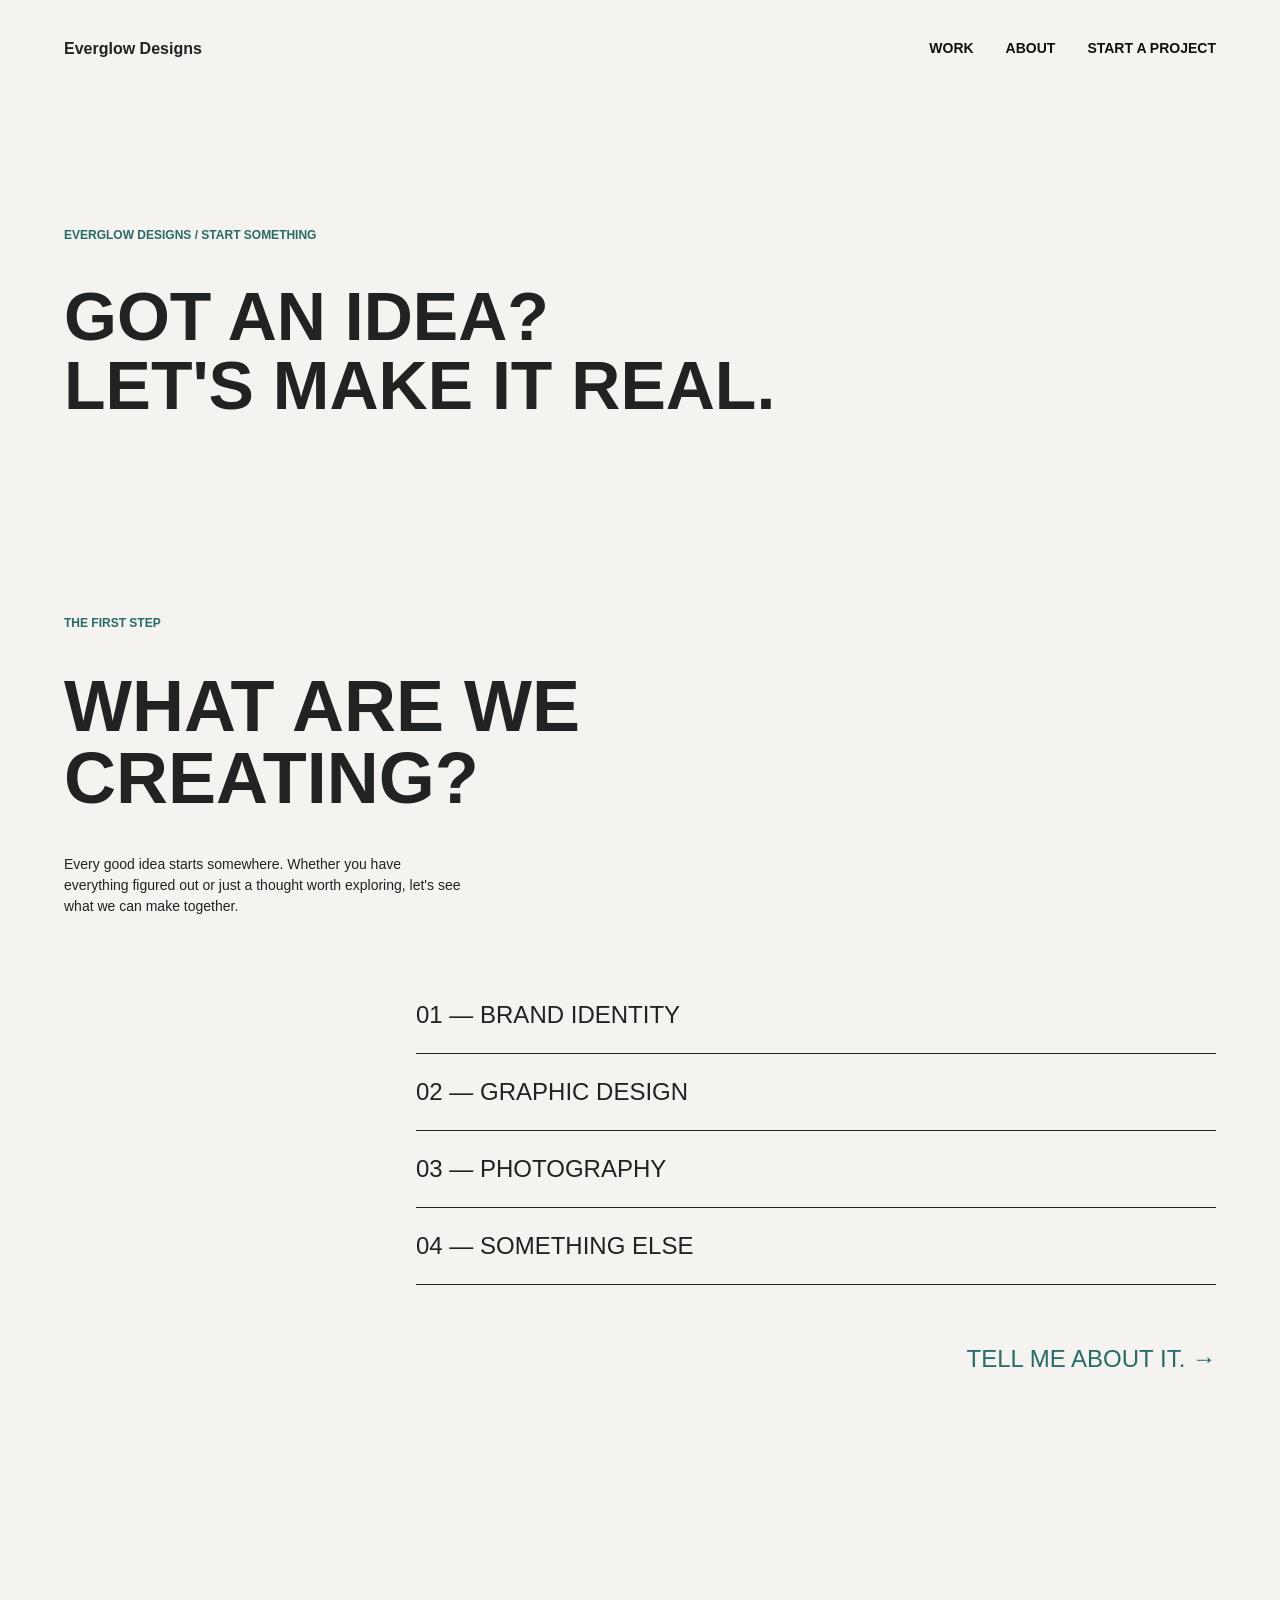
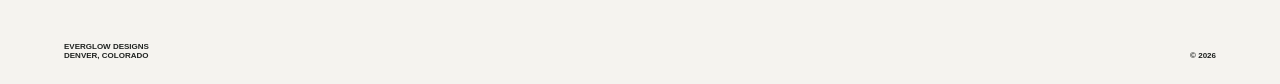
<file: start.html>
<!DOCTYPE html>
<html lang="en">
<head>
    <meta charset="UTF-8">
    <meta name="viewport" content="width=device-width, initial-scale=1.0">
    <title>Let's Make It | Everglow Designs</title>
    <link rel="stylesheet" href="css/style.css">
    <script src="https://code.jquery.com/jquery-3.7.1.min.js" defer></script>
<script src="js/script.js" defer></script>
</head>
<body>
   <header class="site-header">
    <a class="brand" href="index.html">Everglow Designs</a>

    <nav class="site-nav" id="mobile-nav" aria-label="Primary navigation">
       <a href="work.html">Work</a>
<a href="index.html#about">About</a>
<a href="start.html" aria-current="page">Start a Project</a>
    </nav>

    <button class="menu-toggle" type="button"
        aria-expanded="false" aria-controls="mobile-nav">
        Menu
    </button>
</header>

<main>
    <section class="hero">
        <p class="eyebrow">Everglow Designs / Start Something</p>

        <h1>Got an Idea?<br>Let's Make It Real.</h1>
    </section>
    <section class="project-inquiry">

    <p class="eyebrow">The First Step</p>

    <h2 class="inquiry-heading">
        WHAT ARE WE<br>
        CREATING?
    </h2>

    <p class="inquiry-copy">
        Every good idea starts somewhere. Whether you have
        everything figured out or just a thought worth exploring,
        let's see what we can make together.
    </p>

    <div class="project-options">
        <button type="button">01 — Brand Identity</button>
        <button type="button">02 — Graphic Design</button>
        <button type="button">03 — Photography</button>
        <button type="button">04 — Something Else</button>
    </div>
    <a href="#" class="inquiry-link" id="inquiry-link">
    Tell Me About It. →
</a>
</section>
</main> 
<footer class="site-footer">
    <p>
        Everglow Designs<br>
        Denver, Colorado
    </p>

    <p>© 2026</p>
</footer>
<script>


    const projectButtons = document.querySelectorAll(".project-options button");

    projectButtons.forEach((button) => {
        button.setAttribute("aria-pressed", "false");

        button.addEventListener("click", () => {
            projectButtons.forEach((item) => {
                item.classList.remove("is-selected");
                item.setAttribute("aria-pressed", "false");
            });

            button.classList.add("is-selected");
            button.setAttribute("aria-pressed", "true");
        });
    });
    const inquiryLink = document.querySelector("#inquiry-link");

inquiryLink.addEventListener("click", (event) => {
    event.preventDefault();

    const selectedButton = document.querySelector(
        ".project-options button.is-selected"
    );

    const projectType = selectedButton
        ? selectedButton.textContent.trim().replace(/^\d+\s*—\s*/, "")
        : "New Project";

    const subject = encodeURIComponent(
        "Everglow Designs Inquiry — " + projectType
    );

    const body = encodeURIComponent(
        "Hey Everglow,\n\nI have an idea I'd like to discuss.\n\n" +
        "Here's a little about my project:\n\n"
    );

    window.location.href =
        "mailto:everglowdesignllc@gmail.com?subject=" +
        subject + "&body=" + body;
});
</script>
</body>
</html>
</file>
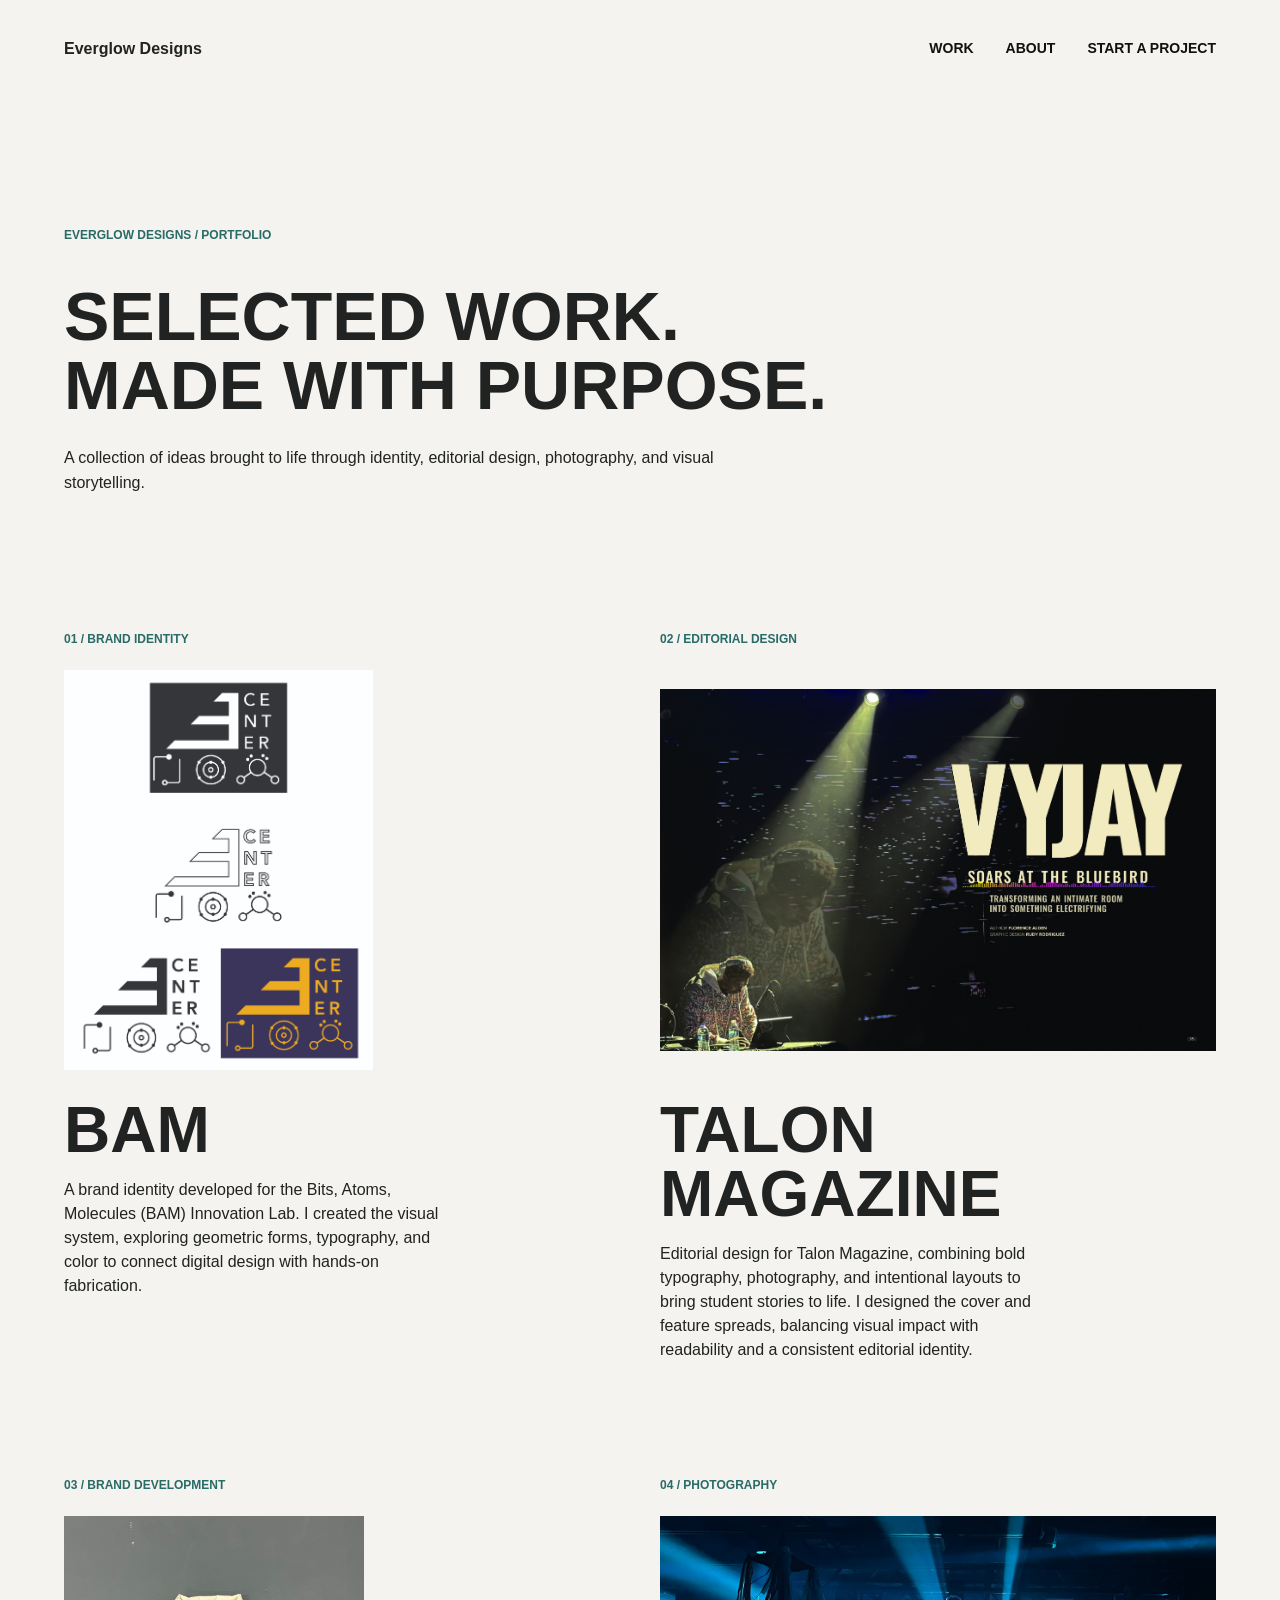
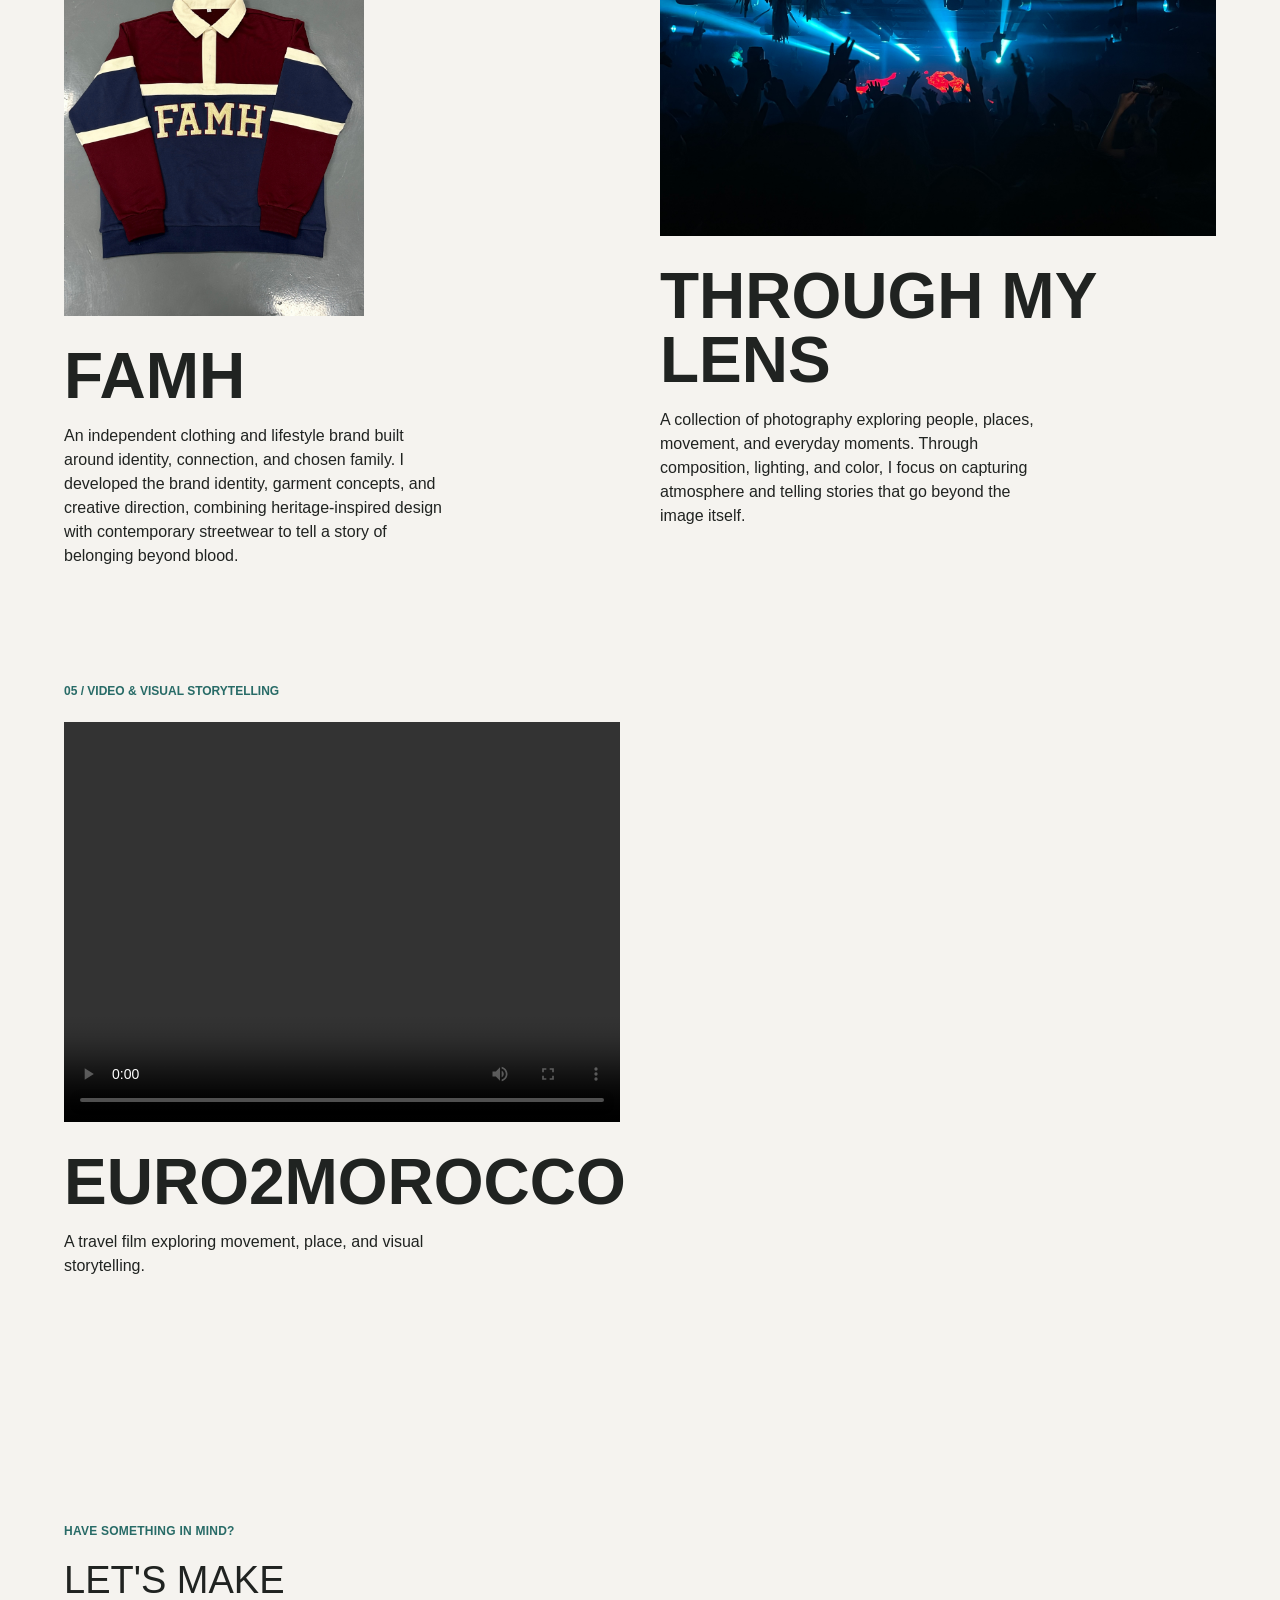
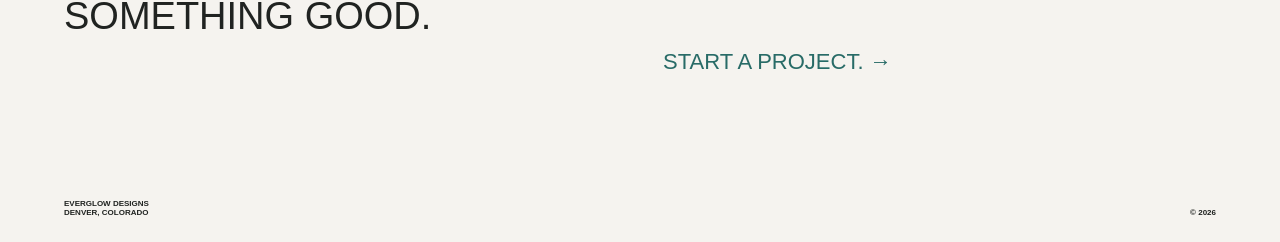
<file: work.html>
<!DOCTYPE html>
<html lang="en">

<head>
    <meta charset="UTF-8">
    <meta name="viewport" content="width=device-width, initial-scale=1.0">
    <title>Selected Work | Everglow Designs</title>
    <link rel="stylesheet" href="css/style.css">
<script src="https://code.jquery.com/jquery-3.7.1.min.js" defer></script>
<script src="js/script.js" defer></script>

</head>

<body>
    <header class="site-header">
        <a class="brand" href="index.html">Everglow Designs</a>

        <nav class="site-nav" id="mobile-nav" aria-label="Primary navigation">
            <a href="work.html" aria-current="page">Work</a>
            <a href="index.html#about">About</a>
            <a href="start.html">Start a Project</a>
        </nav>

        <button class="menu-toggle" type="button"
                aria-expanded="false"
                aria-controls="mobile-nav">
            Menu
        </button>
    </header>

    <main>
        <section class="hero work-hero">
            <p class="eyebrow">Everglow Designs / Portfolio</p>
            <h1>Selected Work.<br>Made With Purpose.</h1>
            <p class="work-intro">
                A collection of ideas brought to life through
                identity, editorial design, photography,
                and visual storytelling.
            </p>
        </section>

        <section class="work-gallery" aria-label="Portfolio projects">

            <article class="work-project">
                <p class="eyebrow">01 / Brand Identity</p>
                <img
    src="images/bam-feature.jpg"
    alt="BAM Enterprise Center brand identity and logo variations"
    class="work-image"
>
                <h2>BAM</h2>
                
<p>
  A brand identity developed for the Bits, Atoms,
  Molecules (BAM) Innovation Lab. I created the
  visual system, exploring geometric forms,
  typography, and color to connect digital design
  with hands-on fabrication.
</p>

            </article>

            <article class="work-project">
                <p class="eyebrow">02 / Editorial Design</p>
                <img
    src="images/talon-feature.jpg"
    alt="Talon Magazine editorial spread featuring Vyjay"
    class="work-image"
>
                <h2>Talon Magazine</h2>
                
<p>
  Editorial design for Talon Magazine, combining
  bold typography, photography, and intentional
  layouts to bring student stories to life.
  I designed the cover and feature spreads,
  balancing visual impact with readability
  and a consistent editorial identity.
</p>

            </article>

            <article class="work-project">
                <p class="eyebrow">03 / Brand Development</p>
                <img
    src="images/famh-feature.jpg"
    alt="FAMH custom rugby shirt featuring embroidered lettering and color-block design"
    class="work-image"
>
                <h2>FAMH</h2>
               
<p>
  An independent clothing and lifestyle brand
  built around identity, connection, and chosen
  family. I developed the brand identity,
  garment concepts, and creative direction,
  combining heritage-inspired design with
  contemporary streetwear to tell a story
  of belonging beyond blood.
</p>

            </article>

            <article class="work-project">
                <p class="eyebrow">04 / Photography</p>
                <img
    src="images/concert-lights.jpg"
    alt="Blue concert lights illuminating a crowd"
    class="project-image"
>
                <h2>Through My Lens</h2>
                
<p>
  A collection of photography exploring people,
  places, movement, and everyday moments.
  Through composition, lighting, and color,
  I focus on capturing atmosphere and telling
  stories that go beyond the image itself.
</p>

            </article>

<article class="work-project">
    <p class="eyebrow">05 / Video &amp; Visual Storytelling</p>

    <video class="work-image" controls preload="metadata" playsinline>
       <source src="videos/Euro2Morocco-web.mp4" type="video/mp4">
    </video>

    <h2>Euro2Morocco</h2>
    <p>
        A travel film exploring movement, place,
        and visual storytelling.
    </p>
</article>

        </section>

        <section class="contact">
            <p class="eyebrow">Have Something in Mind?</p>
            <h2 class="contact-heading">
                Let's Make<br>Something Good.
            </h2>
            <a class="contact-link" href="start.html">
                Start a Project. →
            </a>
        </section>
    </main>

    <footer class="site-footer">
        <p>Everglow Designs<br>Denver, Colorado</p>
        <p>© 2026</p>
    </footer>

   
</body>
</html>
</file>
<file: css/style.css>
:root {
    --color-bg: #F5F3EF;
    --color-text: #202321;
    --color-accent: #286B67;
    --color-secondary: #E89AAD;
}
* {
    box-sizing: border-box;
}

body {
    margin: 0;
    font-family: "neue-haas-grotesk-display", Arial, sans-serif;
    font-weight: 400;
    color: var(--color-text);
    background: var(--color-bg);
}

h1, h2, h3 {
    font-family: "degular-display", sans-serif;
    font-weight: 700;
}
.site-header {
    display: flex;
    justify-content: space-between;
    align-items: flex-start;
    flex-wrap: wrap;
    padding: 24px;

    position: sticky;
    top: 0;
    z-index: 1000;
    background: var(--color-bg);
}

.brand {
    font-weight: 700;
    color: var(--color-text);
    text-decoration: none;
}

.brand:hover,
.brand:focus-visible {
    color: var(--color-accent);
}

.site-nav {
    display: none;
}

.site-nav.is-open {
    display: flex;
    flex-direction: column;
    gap: 16px;
    width: 100%;
    padding: 20px 0;
    order: 3;
    align-items: flex-end;
    text-align: right;
}

.site-nav a {
    color: var(--color-text);
    text-decoration: none;
    font-weight: 700;
    text-transform: uppercase;
}

.site-nav a:hover,
.site-nav a:focus-visible {
    color: var(--color-accent);
    text-decoration: underline;
    text-decoration-color: var(--color-secondary);
    text-underline-offset: 6px;
}
.menu-toggle {
    border: 0;
    background: none;
    padding: 0;
    font: inherit;
    font-weight: 700;
    text-transform: uppercase;
}
.hero {
    padding: 56px 24px 36px;
}

.eyebrow {
    margin: 0 0 40px;
    font-size: 12px;
    font-weight: 700;
    text-transform: uppercase;
    color: var(--color-accent);
}


.hero h1 {
    margin: 0;
    font-family: "degular-display", sans-serif;
    font-weight: 800;
    font-size: 32px;
    line-height: 1.05;
    text-transform: uppercase;
}
.featured-work {
    padding: 0 24px 100px;
}

.featured-image {
    width: 100%;
    aspect-ratio: 4 / 5;
    background: #ddd;

    display: flex;
    justify-content: center;
    align-items: center;

}
.featured-image img {
    width: 100%;
    height: 100%;
    object-fit: cover;
    display: block;
}

.featured-image span {
    font-size: 10px;
    font-weight: 700;
    text-transform: uppercase;
}

.project-info {
    margin-top: 24px;
    padding-bottom: 24px;
}

.project-info h2 {
    margin: 0;
    font-size: 22px;
    text-transform: uppercase;
}

.project-info p {
    margin: 4px 0 0;
    font-size: 12px;
}
/* SELECTED WORK */

.selected-work {
    padding: 80px 24px 120px;
}

.section-title {
    margin: 0 0 80px;
    font-family: "neue-haas-grotesk-text", Arial, sans-serif;
    font-size: 12px;
    font-weight: 700;
    text-transform: uppercase;
    letter-spacing: 0.02em;
    color: var(--color-text);
}

.project-02 {
    display: flex;
    flex-direction: column;
    align-items: flex-end;
}

.project-02 .project-image {
    width: 255px;
    max-width: 100%;
    height: auto;
}

.project-02 .project-image img {
    display: block;
    width: 100%;
    height: auto;
}

.project-02 .project-image span {
    font-size: 8px;
    font-weight: 700;
    text-transform: uppercase;
}

.project-02 .project-details {
    width: 255px;
    margin-top: 12px;
}

.project-02 .project-details h3 {
    margin: 0;
    font-family: "degular-display", Arial, sans-serif;
    font-size: 18px;
    font-weight: 700;
    text-transform: uppercase;
}

.project-02 .project-details p {
    margin: 4px 0 0;
    font-size: 10px;
    line-height: 1.2;
}
/* PROJECT 03 */

.project-03 {
    margin-top: 100px;
    align-self: flex-start;
}

.project-03 .project-image {
    width: 100%;
    height: auto;
}

.project-03 .project-image img {
    display: block;
    width: 100%;
    height: auto;
}

.project-03 .project-image span {
    font-size: 8px;
    font-weight: 700;
    text-transform: uppercase;
    text-align: center;
}

.project-03 .project-details {
    margin-top: 10px;
}

.project-03 .project-details h3 {
    margin: 0;
    font-family: "degular-display", Arial, sans-serif;
    font-size: 18px;
    font-weight: 700;
    text-transform: uppercase;
}

.project-03 .project-details p {
    margin: 2px 0 0;
    font-size: 10px;
    line-height: 1.2;
}
/* ABOUT */

.about {
    padding: 110px 24px 120px;
}

.about .eyebrow {
    margin: 0 0 55px;
    font-family: "neue-haas-grotesk-text", Arial, sans-serif;
    font-size: 12px;
    font-weight: 700;
    text-transform: uppercase;
    letter-spacing: 0.02em;
    color: var(--color-accent);
}

.about-statement {
    margin: 0;
    font-size: 24px;
    line-height: 1.08;
    font-weight: 400;
    text-transform: uppercase;
}

.about-copy {
    width: 205px;
    margin: 26px 0 0 auto;
    font-size: 12px;
    line-height: 1.3;
}
.capabilities {
    margin-top: 140px;
    margin-left: 24px;
}

.capabilities h2 {
    margin: 0 0 28px;
    font-family: "neue-haas-grotesk-text", Arial, sans-serif;
    font-size: 12px;
    font-weight: 700;
    text-transform: uppercase;
    letter-spacing: 0.02em;
    color: var(--color-accent);
}

.capabilities-list {
    display: flex;
    flex-direction: column;
    gap: 12px;
}

.capabilities-list p {
    margin: 0;
    font-size: 11px;
    text-transform: uppercase;
}
/* CONTACT / CTA */

.contact {
  margin: 90px 24px 0;
}

.contact .eyebrow {
    margin: 0 0 24px;
    font-family: "neue-haas-grotesk-text", Arial, sans-serif;
    font-size: 12px;
    font-weight: 700;
    text-transform: uppercase;
    letter-spacing: 0.02em;
    color: var(--color-accent);
}

.contact-heading {
    margin: 0;
    font-size: 28px;
    line-height: 0.95;
    font-weight: 400;
    text-transform: uppercase;
}

.contact-link {
    display: block;
    text-decoration: none;
    margin: 50px 20px 0 auto;
    width: max-content;
    font-family: "degular-display", sans-serif;
    font-size: 22px;
    font-weight: 400;
    text-transform: uppercase;
    color: var(--color-accent);
    cursor: pointer;
    transition: color 0.2s ease;
}
.contact-link:hover,
.contact-link:focus-visible {
    color: var(--color-text);
    text-decoration: underline;
    text-decoration-color: var(--color-secondary);
    text-underline-offset: 6px;
}


/* FOOTER */


.site-footer {
    margin: 90px 24px 24px;
    display: flex;
    justify-content: space-between;
    align-items: flex-end;
    gap: 20px;
}

.site-footer p {
    margin: 0;
    font-size: 8px;
    line-height: 1.1;
    font-weight: 700;
    text-transform: uppercase;
}
@media (min-width: 768px) {

    .site-header {
        padding: 32px 48px;
    }

    .hero {
        padding: 100px 48px 80px;
    }

    .featured-work {
        padding: 0 48px 120px;
    }
    .site-nav {
    display: flex;
    flex-direction: row;
    align-items: center;
    justify-content: flex-end;
    gap: 32px;
    width: auto;
    padding: 0;
    order: 0;
}

.menu-toggle {
    display: none;
}
.site-nav a {
    color: #111;
    text-decoration: none;
    font-size: 14px;
    font-weight: 700;
    text-transform: uppercase;
}
.hero h1 {
    font-size: 42px;
    line-height: 1.02;
    max-width: 600px;
}
.featured-image {
    width: 82%;
    margin-left: auto;
    margin-right: 0;
    aspect-ratio: 16 / 10;
}
.project-info {
    width: 82%;
    margin-left: auto;
    margin-right: 0;
    margin-top: 24px;
}
.project-02 {
    width: 42%;
    margin-left: 0;
    margin-right: auto;
    align-items: flex-start;
}
.project-03 {
    width: 58%;
    margin-left: auto;
    margin-right: 24px;
}
.capabilities {
    margin-left: 48px;
    margin-right: 48px;
}

.capabilities-list {
    display: flex;
    flex-direction: row;
    justify-content: space-between;
    gap: 20px;
    width: auto;
}

.contact {
    margin-left: 48px;
    margin-right: 48px;
}
.contact-link {
  margin-left: 52%;
  margin-right: 0;
  position: relative;
  top: -35px;
}
.contact-heading {
    font-size: 38px;
    line-height: 0.95;
}
.about-copy {
    width: 240px;
    margin: 26px 0 0 48%;
}

} 
@media (min-width: 1200px) {

    .site-header {
    padding: 40px 64px;
}

.hero {
    padding: 130px 64px 55px;
}

.hero h1 {
    font-size: 68px;
    line-height: 1.02;
    max-width: 850px;
}
.featured-image {
    width: 72%;
    margin-left: auto;
    margin-right: 16px;
}

.project-info {
    width: 72%;
    margin-left: auto;
    margin-right: 0;
}
.selected-work {
    padding: 140px 64px 160px;
}

.project-02 {
    width: 42%;
    margin-left: 0;
    margin-right: auto;
    
}
.project-02 .project-image,
.project-02 .project-details {
    width: 100%;
}
.project-03 {
    width: 50%;
    margin-top: 160px;
    margin-left: auto;
    margin-right: 0;
}
.about {
    display: grid;
    grid-template-columns: 32% 24% 44%;
    padding: 140px 64px 160px;
}

.about .eyebrow {
    grid-column: 1 / -1;
}

.about-statement {
    grid-column: 1;
    font-size: 28px;
    line-height: 1.12;
}

.about-copy {
    grid-column: 3;
    width: 240px;
    margin: 0;
    align-self: end;
}

.capabilities {
    margin-left: 64px;
    margin-right: 64px;
}

.capabilities-list {
    display: flex;
    flex-direction: row;
    justify-content: space-between;
    width: 75%;
    gap: 20px;
}

.capabilities-list p {
    margin: 0;
}

.contact {
    margin-left: 64px;
    margin-right: 64px;
}

.site-footer {
    margin-left: 64px;
    margin-right: 64px;
}

}

/* LET'S MAKE IT PAGE */

.project-inquiry {
    padding: 100px 24px 120px;
}

.project-inquiry .eyebrow {
    margin-bottom: 40px;
}

.inquiry-heading {
    margin: 0;
    font-size: 38px;
    line-height: 1;
    text-transform: uppercase;
}

.inquiry-copy {
    max-width: 400px;
    margin: 40px 0 60px;
    font-size: 14px;
    line-height: 1.5;
}

.project-options {
    display: flex;
    flex-direction: column;
}

.project-options button {
    padding: 24px 0;
    border: 0;
    border-bottom: 1px solid var(--color-text);
    background: transparent;
    color: var(--color-text);
    font-family: "degular-display", sans-serif;
    font-size: 24px;
    text-align: left;
    text-transform: uppercase;
    cursor: pointer;
}

.project-options button:hover,
.project-options button:focus-visible {
    color: var(--color-accent);
}

@media (min-width: 768px) {
    .project-inquiry {
        padding: 120px 48px 160px;
    }

    .inquiry-heading {
        font-size: 56px;
    }

    .project-options {
        max-width: 800px;
        margin-left: auto;
    }
}

@media (min-width: 1200px) {
    .project-inquiry {
        padding: 140px 64px 180px;
    }

    .inquiry-heading {
        font-size: 72px;
    }
}

/* SELECTED PROJECT TYPE */

.project-options button.is-selected {
    color: var(--color-accent);
    border-bottom: 2px solid var(--color-accent);
}
/* PROJECT INQUIRY LINK */

.inquiry-link {
    display: block;
    width: max-content;
    max-width: 100%;
    margin: 60px 0 0 auto;
    color: var(--color-accent);
    font-family: "degular-display", sans-serif;
    font-size: 24px;
    text-decoration: none;
    text-transform: uppercase;
}

.inquiry-link:hover,
.inquiry-link:focus-visible {
    color: var(--color-text);
    text-decoration: underline;
    text-decoration-color: var(--color-secondary);
    text-underline-offset: 6px;
}

/* WORK PAGE */

.work-hero {
    padding-bottom: 80px;
}

.work-intro {
    max-width: 650px;
    margin-top: 24px;
    line-height: 1.6;
}

.work-gallery {
    display: grid;
    grid-template-columns: repeat(2, minmax(0, 1fr));
    gap: 100px 40px;
    padding: 40px 5% 140px;
}

.work-project {
    min-width: 0;
}

.work-project .eyebrow {
    margin-bottom: 24px;
}

.work-project h2 {
    font-family: "degular-display", sans-serif;
    font-size: clamp(36px, 5vw, 72px);
    font-weight: 700;
    line-height: 1;
    text-transform: uppercase;
    
margin: 28px 0 16px;

}

.work-project > p:last-child {
    max-width: 380px;
    line-height: 1.5;
}

/* TABLET */

@media (max-width: 768px) {
    .work-gallery {
        grid-template-columns: 1fr;
        gap: 72px;
        padding: 32px 48px 100px;
    }
}

/* MOBILE */

@media (max-width: 480px) {
    .work-gallery {
        padding: 24px 24px 80px;
        gap: 60px;
    }

    .work-hero {
        padding-bottom: 48px;
    }
}
/* PORTFOLIO PROJECT IMAGES */

.work-project {
    min-width: 0;
}

.work-image {
    display: block;
    width: 100%;
    height: 400px;
    object-fit: contain;
    object-position: left center;
}
.work-project .project-image {
  width: 100%;
  height: 320px;
  object-fit: cover;
  display: block;
}

@media (max-width: 600px) {
  .work-image {
    height: auto;
    object-fit: contain;
  }
}

/* M4A2: ANIMATION */

/* Smooth hover transition for project images */
.featured-image img,
.work-project .project-image {
    transition: transform 0.35s ease;
}

.featured-image img:hover,
.work-project .project-image:hover {
    transform: scale(1.025);
}

/* Homepage hero entrance animation */
.hero h1 {
    animation: heroFadeUp 0.9s ease-out both;
}

@keyframes heroFadeUp {
    from {
        opacity: 0;
        transform: translateY(24px);
    }

    to {
        opacity: 1;
        transform: translateY(0);
    }
}

/* Respect reduced-motion preferences */
@media (prefers-reduced-motion: reduce) {
    .featured-image img,
    .work-project .project-image {
        transition: none;
    }

    .hero h1 {
        animation: none;
    }
}

/* M4A2: Consistent project image hover */
.selected-work .project-image img {
    transition: transform 0.35s ease;
}

.selected-work .project-image:hover img {
    transform: scale(1.025);
}

@media (prefers-reduced-motion: reduce) {
    .selected-work .project-image img {
        transition: none;
    }
}

/* M4A2: Work page image transitions */
.work-project img {
    transition: transform 0.35s ease;
}

.work-project img:hover {
    transform: scale(1.025);
}

@media (prefers-reduced-motion: reduce) {
    .work-project img {
        transition: none;
    }
}
</file>
